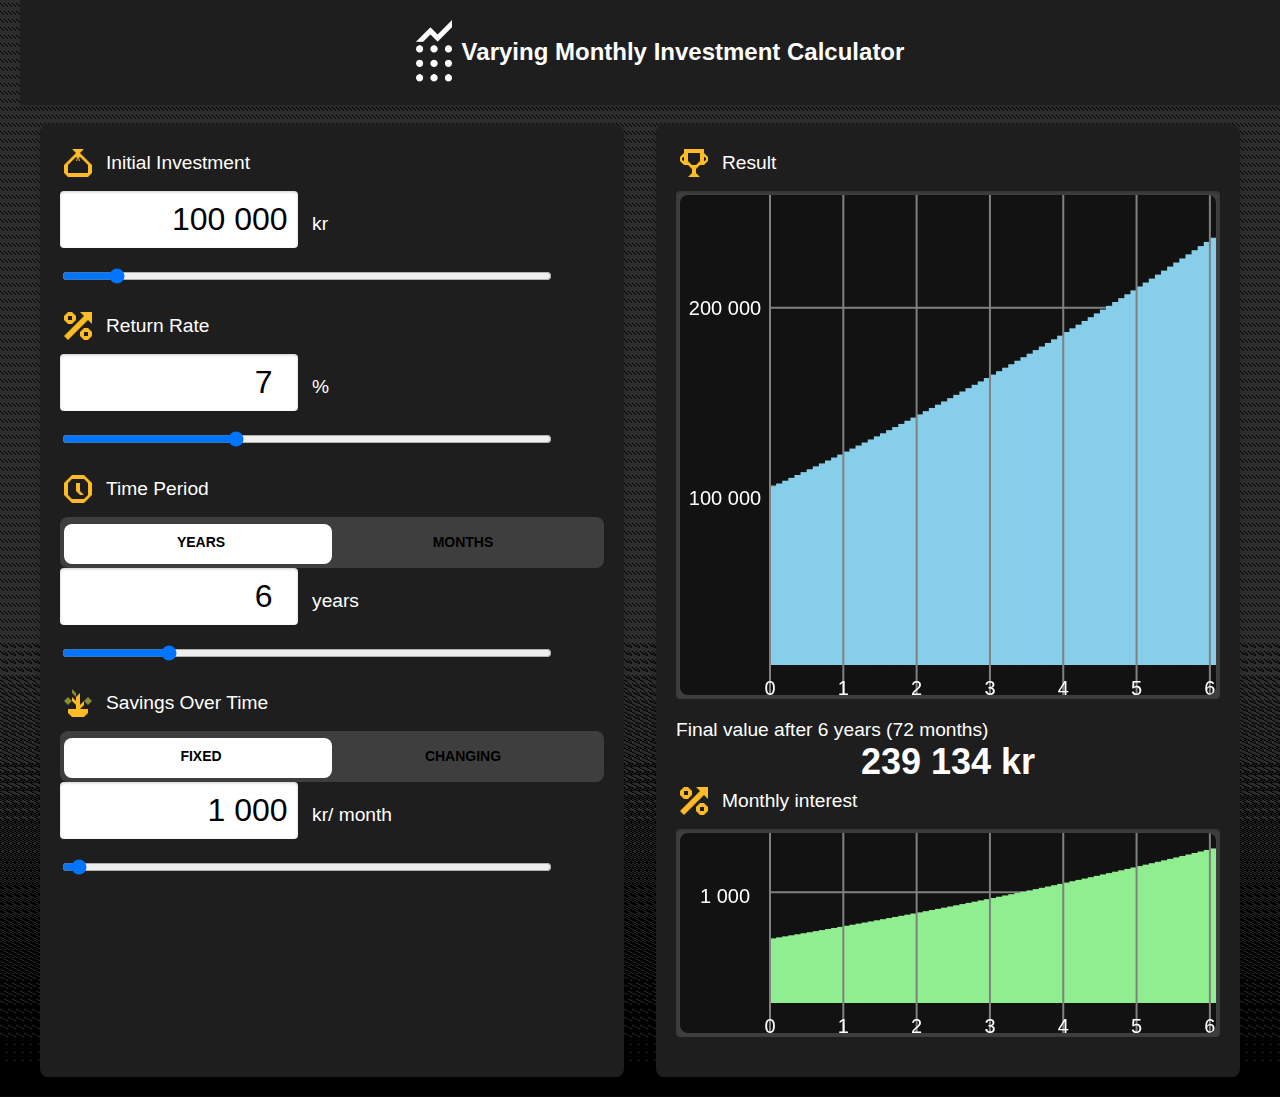
<file: index.html>
<!DOCTYPE html>
<html lang="en">
<head>
  <meta charset="UTF-8">
  <meta name="viewport" content="width=device-width, initial-scale=1.0">
  <title>Investment Calculator</title>
  <link rel="stylesheet" href="styles.css">
  <link rel="shortcut icon" type="image/x-icon" href="icons/favicon.png" />
</head>
<body>
  <div id="app" class="app-container">
    <header class="header">
      <img src="icons/main-logo2.png" alt="Lumpsum Icon" class="input-icon" />
      <h1>Varying Monthly Investment Calculator</h1>
    </header>

    <main class="main-content">
      <!-- Left Panel: Input Controls -->
      <section id="input-section" class="left-panel">
        <div class="input-group">
          <div class="label-container">
            <img src="icons/lumpsum-icon.png" alt="Lumpsum Icon" class="input-icon" />
            <label for="lumpsum">Initial Investment</label>
          </div>
          <input type="text" id="lumpsum" value="100 000" step="10000" />
          <span class="unit">kr</span>
          <input type="range" id="lumpsum-slider" min="0" max="1000000" step="10000" value="100000" />
        </div>
        
        <div class="input-group">
          <div class="label-container">
            <img src="icons/interest-rate-icon.png" alt="Interest Rate Icon" class="input-icon" />
            <label for="interest-rate">Return Rate</label>
          </div>
          <input type="number" id="interest-rate" value="7" step="1" />
          <span class="unit">%</span>
          <input type="range" id="interest-rate-slider" min="0" max="20" step="1" value="7" />
        </div>
        
        <div class="input-group">
          <div class="label-container">
            <img src="icons/years-icon.png" alt="Years Icon" class="input-icon" />
            <label for="years">Time Period</label>
          </div>
          <label class="switch">
            <input type="checkbox" id="monthlyAnnualToggle" />
            <span class="slider">
              <span class="label left">Years</span>
              <span class="label right">Months</span>
            </span>
          </label>
          <input type="number" id="years" value="6" step="1" />
          <span class="unit" id="yearsUnitLabel">years</span>
          <input type="range" id="years-slider" min="1" max="25" step="1" value="6" />
        </div>
        
        <div class="input-group">
          <div class="label-container">
            <img src="icons/savings-icon.png" alt="Savings Icon" class="input-icon" />
            <label for="monthly-savings-frame">Savings Over Time</label>
          </div>
          <label class="switch">
            <input type="checkbox" id="fixedChangingToggle" />
            <span class="slider">
              <span class="label left">Fixed</span>
              <span class="label right">Changing</span>
            </span>
          </label>
          <div class="input-group" id="fixedMonthlySavingsGroup">
            <label for="monthlySavings"></label>
            <input type="text" id="monthlySavings" value="1 000" step="1000" />
            <span class="unit">kr/ month</span>
            <input type="range" id="monthlySavings-slider" min="0" max="50000" step="1000" value="1000" />
          </div>
          <div id="changingMonthlySavingsGroup">
            <label for=""></label>
            <div id="empty-frame" class="empty-frame">
              <canvas id="barChartCanvas"></canvas>
            </div>
          </div>
        </div>
      </section>

      <!-- Right Panel: Results -->
      <section id="results-section" class="right-panel">
        <div class="input-group">
            <div class="label-container">
              <img src="icons/results-icon.png" alt="Lumpsum Icon" class="input-icon" />
              <label for="result-frame">Result</label>
            </div>

            <div id="empty-frame" class="empty-frame">
                <canvas id="resultCanvas"></canvas>
            </div>
        </div>

        <!-- Added Label with Text Below the Result Diagram -->
        <div id="final-value-section" class="final-value-section">
          <label for="final-value">Final value after <span id="year-label">x</span> years (<span id="months-label">y</span> months)</label>
          <div id="final-value-text" class="final-value-text">
            <strong id="final-value-number">--</strong> kr
          </div>
        </div>

        <div class="input-group">
          <div class="label-container">
            <img src="icons/interest-rate-icon.png" alt="Lumpsum Icon" class="input-icon" />
            <label for="result-frame">Monthly interest</label>
          </div>

          <div id="empty-frame" class="empty-frame">
              <canvas id="interestResultCanvas"></canvas>
          </div>
        </div>
      </section>
    </main>
  </div>
  <script src="script.js" defer></script>

</body>
</html>
</file>
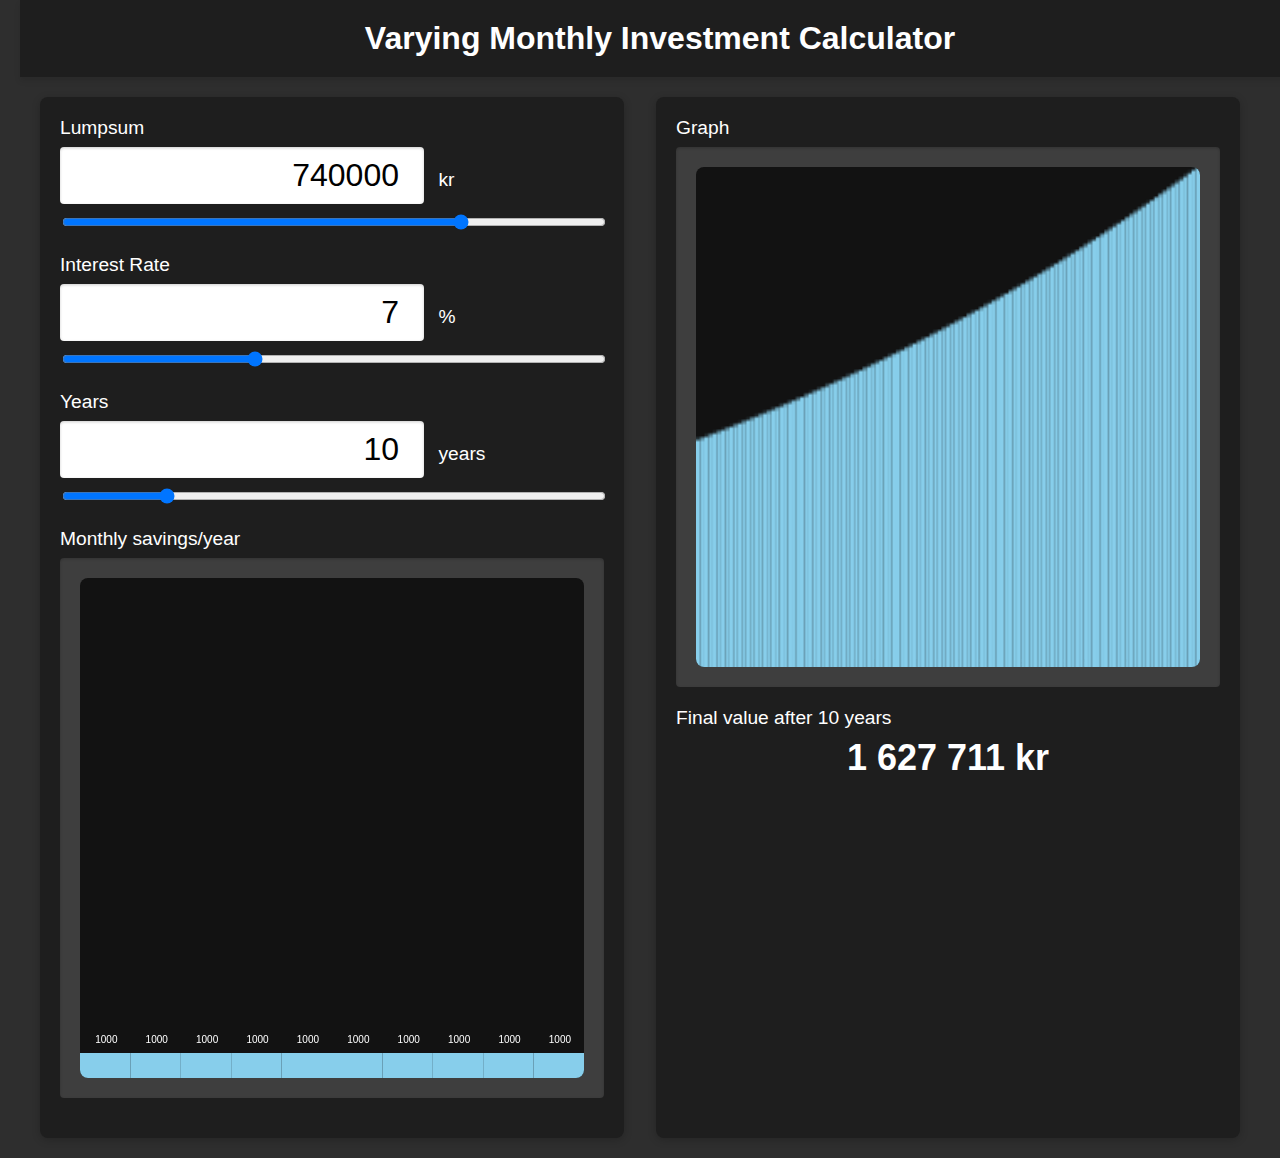
<file: web/index.html>
<!DOCTYPE html>
<html lang="en">
<head>
  <meta charset="UTF-8">
  <meta name="viewport" content="width=device-width, initial-scale=1.0">
  <title>Investment Calculator</title>
  <link rel="stylesheet" href="styles.css">
  <script src="script.js" defer></script>
</head>
<body>
  <div id="app" class="app-container">
    <header class="header">
      <h1>Varying Monthly Investment Calculator</h1>
    </header>

    <main class="main-content">
      <!-- Left Panel: Input Controls -->
      <section id="input-section" class="left-panel">
        <div class="input-group">
          <label for="lumpsum">Lumpsum</label>
          <input type="number" id="lumpsum" value="740000" step="10000" />
          <span class="unit">kr</span>
          <input type="range" id="lumpsum-slider" min="0" max="1000000" step="10000" value="740000" />
        </div>

        <div class="input-group">
          <label for="interest-rate">Interest Rate</label>
          <input type="number" id="interest-rate" value="7" step="1" />
          <span class="unit">%</span>
          <input type="range" id="interest-rate-slider" min="0" max="20" step="1" value="7" />
        </div>

        <div class="input-group">
          <label for="years">Years</label>
          <input type="number" id="years" value="10" step="1" />
          <span class="unit">years</span>
          <input type="range" id="years-slider" min="1" max="50" step="1" value="10" />
        </div>

        <!-- Monthly savings/year Frame (Added Below Years Input) -->
        <div class="input-group">
          <label for="monthly-savings-frame">Monthly savings/year</label>
          <div id="empty-frame" class="empty-frame">
            <canvas id="barChartCanvas"></canvas>
          </div>          
        </div>
      </section>

      <!-- Right Panel: Results -->
      <section id="results-section" class="right-panel">
        <div class="input-group">
            <label for="result-frame">Graph</label>
            <div id="empty-frame" class="empty-frame">
                <canvas id="resultCanvas"></canvas>
            </div>
        </div>

        <!-- Added Label with Text Below the Result Diagram -->
        <div id="final-value-section" class="final-value-section">
          <label for="final-value">Final value after <span id="year-label">x</span> years</label>
          <div id="final-value-text" class="final-value-text">
            <strong id="final-value-number">--</strong> kr
          </div>
        </div>
      </section>
    </main>
  </div>
</body>
</html>
</file>
<file: styles.css>
@media (max-aspect-ratio: 3/4) {
    .main-content {
      display: flex;
      flex-direction: column; /* Stack panels vertically */
      align-items: center;
    }
  
    .left-panel {
        width: 100%;
        padding: 0;
      }
    .right-panel {
      width: 100%;
      padding: 0;
    }
  }
  
  body {
    margin: 0;
    font-family: Arial, sans-serif;
    background-image: url("background/repeating-dither.png"), url("background/dither-background.png");
    background-color: #000000;
    color: #ffffff;
    display: flex;
    flex-direction: column;
    align-items: center;
    overflow-x: hidden;
    background-position: bottom;
    background-repeat: repeat, repeat-x; /* First repeats both ways, second repeats horizontally */
}

header {
    background-color: #1e1e1e;
    width: 100%;
    padding: 20px;
    text-align: center;
    box-shadow: 0 4px 6px rgba(0, 0, 0, 0.1);
    display: flex;
    align-items: center;
    justify-content: center;
    overflow: hidden;
    flex-wrap: wrap;
}

h1 {
    margin: 0;
    font-size: 1.5rem;
    color: #fff;
    flex-wrap: wrap;
}

/* Main Layout */
main {
    display: flex;
    gap: 2rem;
    padding: 20px;
    max-width: 1200px;
    width: 100%;
}

#input-section,
#results-section {
    background-color: #1e1e1e;
    padding: 20px;
    border-radius: 8px;
    box-shadow: 0 2px 8px rgba(0, 0, 0, 0.2);
    flex: 1;
    -webkit-tap-highlight-color: transparent;
}

/* Input Groups */
.input-group {
    margin-bottom: 20px;
}

label {
    font-size: 1.2rem;
    display: block;
    
}

.label-container {
  display: flex;
  align-items: center;
  margin-right: 10px;
  margin-bottom: 10px;
}

.input-icon {
  width: 36px;  /* Adjust size based on your design */
  height: auto;
  margin-right: 10px;  /* Space between the icon and the label */
  vertical-align: middle;
}

input[type="number"], input[type="text"] {
    width: calc(40%);
    padding: 10px;
    font-size: 2rem;
    border: none;
    border-radius: 4px;
    margin-right: 10px;
    text-align: right;
    box-shadow: inset 0 1px 3px rgba(0, 0, 0, 0.2);
}

.unit {
    font-size: 1.2rem;
    color: #fff;
}

input[type="range"] {
    width: 90%;
    margin-top: 20px;
}

/* Results Section */
#results-section {
    text-align: left;
}

#results-display {
    background-color: #3e3e3e;
    border-radius: 8px;
    padding: 20px;
    margin-top: 20px;
    font-size: 1.5rem;
    color: #fff;
    font-weight: bold;
    max-width: 100%;
}

button {
    background-color: #007bff;
    color: #fff;
    padding: 10px 20px;
    border: none;
    border-radius: 4px;
    font-size: 1rem;
    cursor: pointer;
    transition: background-color 0.3s;
}

button:hover {
    background-color: #0056b3;
}

/* Interactive Grid Section */
#interactive-grid {
    background-color: #1e1e1e;
    border-radius: 8px;
    flex: 2;
    text-align: center;
    padding: 20px;
    max-width: 100%;
    font-size: 2rem;
}

canvas {
    width: 100%;
    height: 500px;
    background-color: #121212;
    border-radius: 8px;
}

/* Styling for the Monthly savings/year frame */
.empty-frame {
    background-color: #3e3e3e;  /* Same background as the input fields */
    border-radius: 4px;
    padding: 4px;
    color: #fff;
    font-size: 1.2rem;
    font-style: italic;
    display: flex;
    flex-direction: column;
    justify-content: center;
    align-items: center;
    min-height: 200px;  /* Adjustable height */
    box-shadow: inset 0 1px 3px rgba(0, 0, 0, 0.2);
    max-width: 100%;

}

.empty-frame p {
    margin: 0;
    color: #aaa;
    font-size: 2rem;
    text-align: left;
    max-width: 100%;

}

#interestResultCanvas {
  height: 200px;
}

canvas {
    width: 100%;
    max-width: 600px;
    background-color: #121212;
    border-radius: 8px;
    cursor: pointer; /* Make it feel interactive */
}

.final-value-section {
    margin-top: 20px;
    text-align: left;
  }
  
  
  .final-value-text {
    font-size: 36px;
    font-weight: bold;
    text-align: center;
  }

/* ----------------------------------------------------------------*/
/* TOGGLE SWITCH */
/* Slider to toggle between monthly/ annual investments*/
/* The switch - the box around the slider */
.switch {
    position: relative;
    display: inline-block;
    width: 100%;
    max-width: 100%;
    height: 51px;
  }
  
  /* Hide default HTML checkbox */
  .switch input {
    opacity: 0;
    width: 0;
    height: 0;
  }
  
  /* The slider */
  .slider {
    position: absolute;
    cursor: pointer;
    top: 0;
    left: 0;
    right: 0;
    bottom: 0;
    border-radius: 8px;
    background-color: #3e3e3e;
    transition: .4s;
    display: flex;
    align-items: center;
    justify-content: space-between;
    padding: 0 10px;
    font-size: 14px;
    font-weight: bold;
    color: black;
    text-transform: uppercase;
    height: 100%; /* Ensure the slider's height matches the parent */
  }
  
  /* Labels inside the slider */
  .label {
    position: relative;
    z-index: 1; /* Ensure labels are visible above the slider */
    text-align: center;
    width: 50%;
    line-height: 51px; /* Adjust to vertically center the text */
  }
  
  /* The moving part of the slider */
  .slider:before {
    position: absolute;
    content: "";
    height: 40px; /* Increased height to match the new slider size */
    width: calc(50% - 4px);
    left: 4px;
    bottom: 4px;
    background-color: white;
    transition: .4s;
    border-radius: 8px;
  }
  
  /* When checked */
  input:checked + .slider {
    background-color: #3e3e3e;
  }
  
  input:checked + .slider:before {
    transform: translateX(calc(100%));
  }
  
  
  /* ----------------------------------------------------------------*/
</file>
<file: web/styles.css>
/* General Styling */
body {
    margin: 0;
    font-family: Arial, sans-serif;
    background-color: #2e2e2e;
    color: #ffffff;
    display: flex;
    flex-direction: column;
    align-items: center;
}

header {
    background-color: #1e1e1e;
    width: 100%;
    padding: 20px;
    text-align: center;
    box-shadow: 0 4px 6px rgba(0, 0, 0, 0.1);
}

h1 {
    margin: 0;
    font-size: 2rem;
    color: #fff;
}

/* Main Layout */
main {
    display: flex;
    gap: 2rem;
    padding: 20px;
    max-width: 1200px;
    width: 100%;
}

#input-section,
#results-section {
    background-color: #1e1e1e;
    padding: 20px;
    border-radius: 8px;
    box-shadow: 0 2px 8px rgba(0, 0, 0, 0.2);
    flex: 1;
}

/* Input Groups */
.input-group {
    margin-bottom: 20px;
}

label {
    font-size: 1.2rem;
    display: block;
    margin-bottom: 8px;
}

input[type="number"] {
    width: calc(100% - 200px);
    padding: 10px;
    font-size: 2rem;
    border: none;
    border-radius: 4px;
    margin-right: 10px;
    text-align: right;
    box-shadow: inset 0 1px 3px rgba(0, 0, 0, 0.2);
}

.unit {
    font-size: 1.2rem;
    color: #fff;
}

input[type="range"] {
    width: 100%;
    margin-top: 10px;
}

/* Results Section */
#results-section {
    text-align: left;
}

#results-display {
    background-color: #3e3e3e;
    border-radius: 8px;
    padding: 20px;
    margin-top: 20px;
    font-size: 1.5rem;
    color: #fff;
    font-weight: bold;
}

button {
    background-color: #007bff;
    color: #fff;
    padding: 10px 20px;
    border: none;
    border-radius: 4px;
    font-size: 1rem;
    cursor: pointer;
    transition: background-color 0.3s;
}

button:hover {
    background-color: #0056b3;
}

/* Interactive Grid Section */
#interactive-grid {
    background-color: #1e1e1e;
    border-radius: 8px;
    flex: 2;
    text-align: center;
    padding: 20px;
}

canvas {
    width: 100%;
    height: 500px;
    background-color: #121212;
    border-radius: 8px;
}

/* Styling for the Monthly savings/year frame */
.empty-frame {
    background-color: #3e3e3e;  /* Same background as the input fields */
    border-radius: 4px;
    padding: 20px;
    color: #fff;
    font-size: 1.2rem;
    font-style: italic;
    display: flex;
    flex-direction: column;
    justify-content: center;
    align-items: center;
    min-height: 200px;  /* Adjustable height */
    box-shadow: inset 0 1px 3px rgba(0, 0, 0, 0.2);
}

.empty-frame p {
    margin: 0;
    color: #aaa;
    font-size: 1rem;
    text-align: left;
}

canvas {
    width: 100%;
    max-width: 600px;
    background-color: #121212;
    border-radius: 8px;
    cursor: pointer; /* Make it feel interactive */
}

.final-value-section {
    margin-top: 20px;
    text-align: left;
  }
  
  
  .final-value-text {
    font-size: 36px;
    font-weight: bold;
    text-align: center;
  }
</file>
